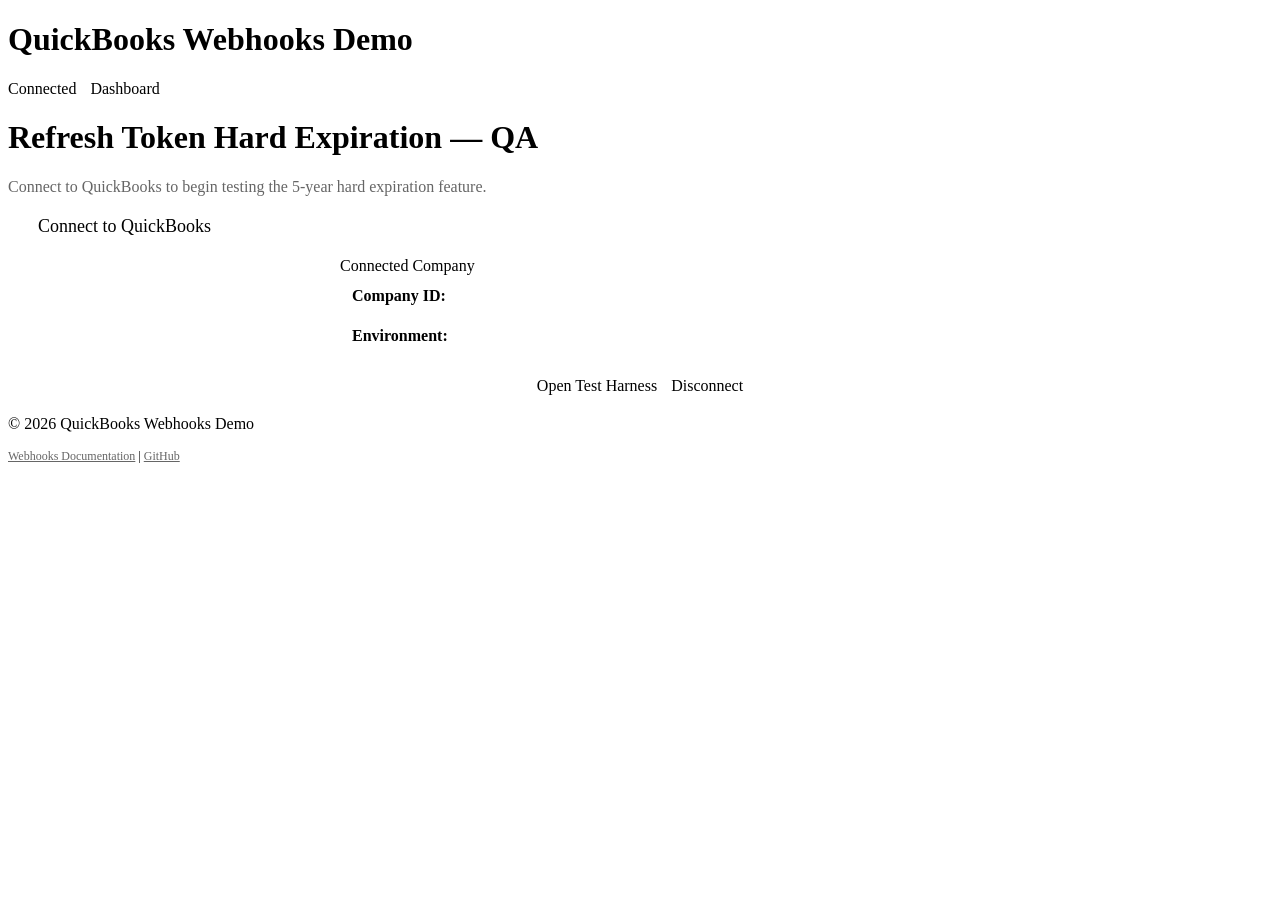
<file: src/main/resources/templates/index.html>
<!DOCTYPE html>
<html xmlns:th="http://www.thymeleaf.org">
<head>
    <meta charset="UTF-8">
    <meta name="viewport" content="width=device-width, initial-scale=1.0">
    <title>QuickBooks Webhooks Demo</title>
    <link rel="icon" type="image/svg+xml" th:href="@{/quickbooks-1.svg}">
    <link rel="stylesheet" th:href="@{/css/styles.css}">
</head>
<body>
    <header>
        <div class="container">
            <div>
                <h1>QuickBooks Webhooks Demo</h1>
            </div>
            <div th:if="${connected != null and connected}">
                <span class="status-badge status-connected">Connected</span>
                <a th:href="@{/dashboard}" class="btn btn-secondary btn-sm" style="margin-left: 10px;">Dashboard</a>
            </div>
        </div>
    </header>

    <main class="container">
        <!-- Connection Status Alert -->
        <div th:if="${message}" class="alert" th:classappend="${error != null and error ? 'alert-danger' : 'alert-success'}">
            <span th:text="${message}"></span>
        </div>

        <!-- Hero Section -->
        <div class="hero">
            <h1>Refresh Token Hard Expiration — QA</h1>
            
            <div th:if="${connected == null or !connected}">
                <p style="color: #666; margin-bottom: 20px;">Connect to QuickBooks to begin testing the 5-year hard expiration feature.</p>
                <a th:href="@{/oauth/connect}" class="btn btn-primary" style="font-size: 18px; padding: 15px 30px;">
                    Connect to QuickBooks
                </a>
            </div>
            
            <div th:if="${connected != null and connected}">
                <div class="card" style="max-width: 600px; margin: 20px auto; text-align: left;">
                    <div class="card-header">Connected Company</div>
                    <table style="width: 100%;">
                        <tr>
                            <td style="padding: 10px; font-weight: 600;">Company ID:</td>
                            <td style="padding: 10px;" th:text="${realmId}"></td>
                        </tr>
                        <tr>
                            <td style="padding: 10px; font-weight: 600;">Environment:</td>
                            <td style="padding: 10px;" th:text="${environment}"></td>
                        </tr>
                    </table>
                    <div style="margin-top: 20px; text-align: center;">
                        <a th:href="@{/test-harness}" class="btn btn-primary">Open Test Harness</a>
                        <a th:href="@{/oauth/disconnect}" class="btn btn-danger" style="margin-left: 10px;">Disconnect</a>
                    </div>
                </div>
            </div>
        </div>
    </main>

    <footer>
        <div class="container">
            <p>&copy; 2026 QuickBooks Webhooks Demo</p>
            <p style="margin-top: 5px; font-size: 12px;">
                <a href="https://developer.intuit.com/app/developer/qbo/docs/develop/webhooks" target="_blank" style="color: #666;">Webhooks Documentation</a> |
                <a href="https://github.com/intuit" target="_blank" style="color: #666;">GitHub</a>
            </p>
        </div>
    </footer>
</body>
</html>
</file>
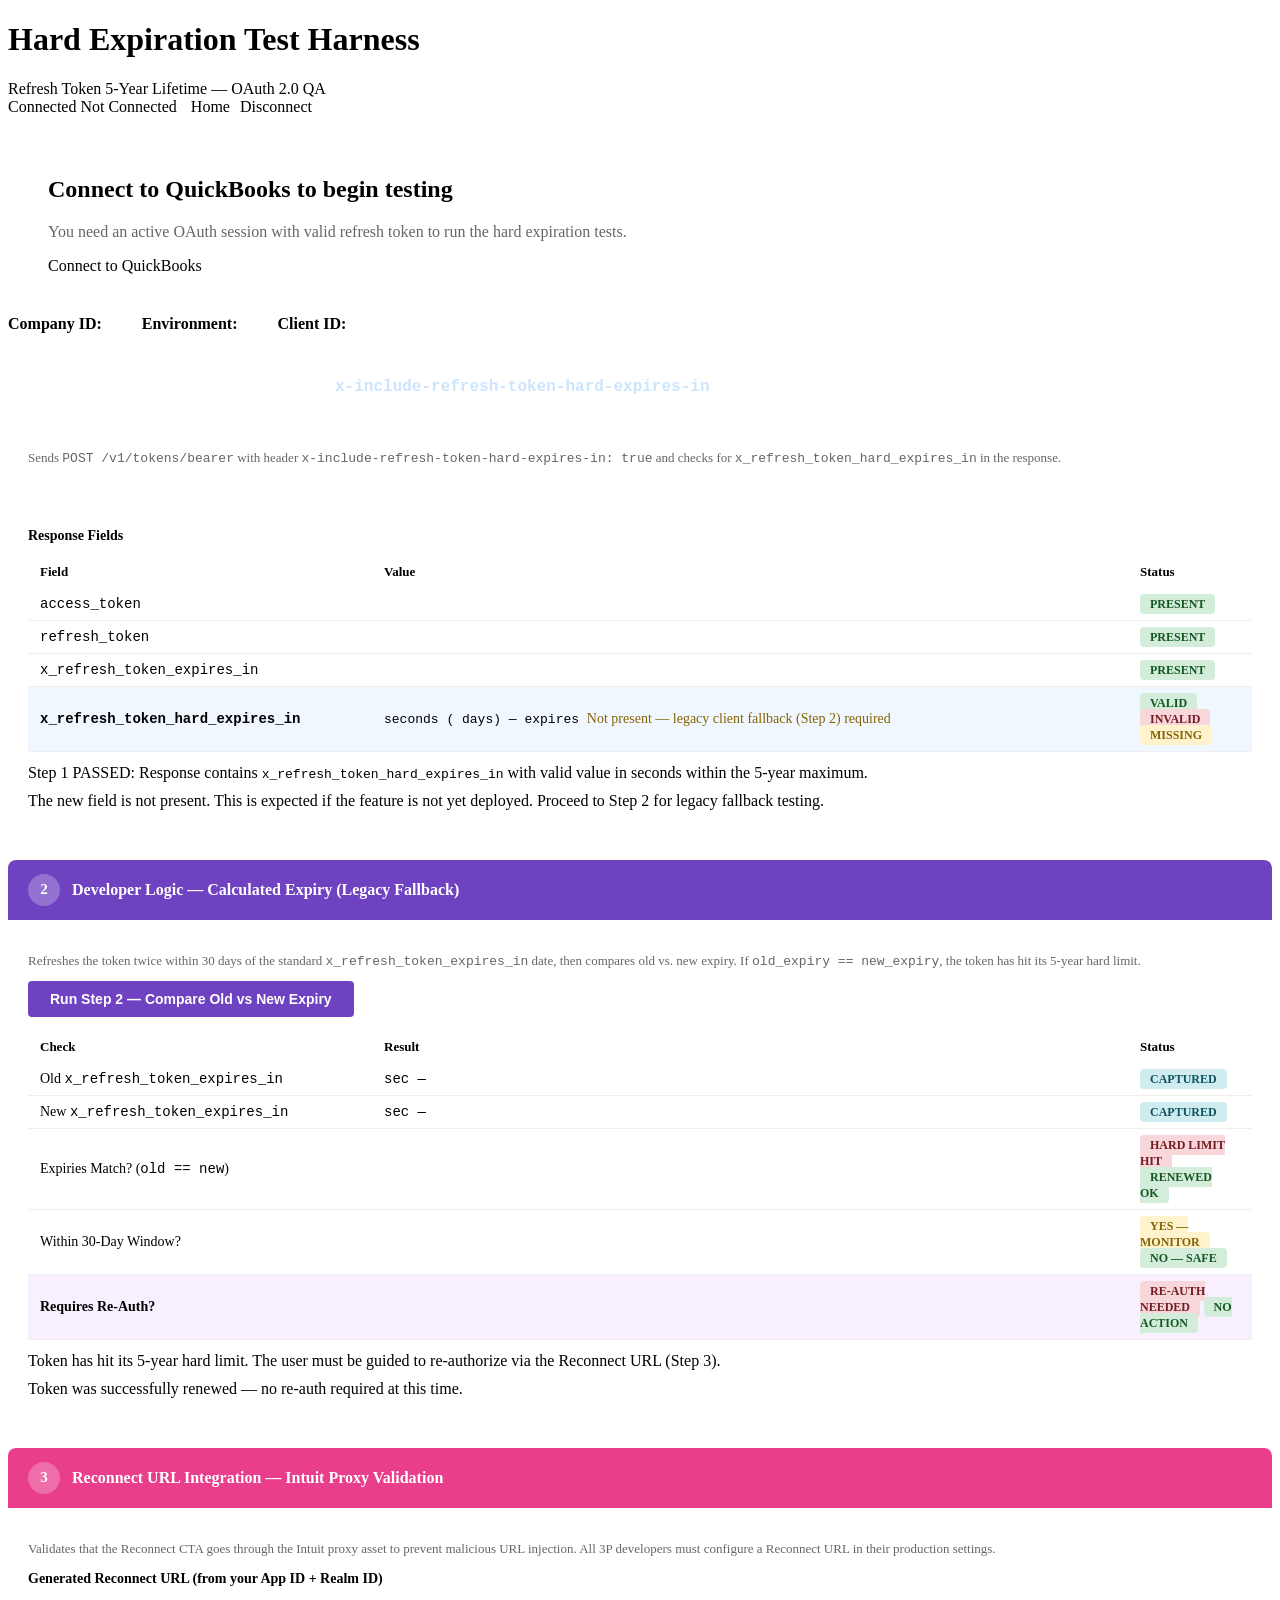
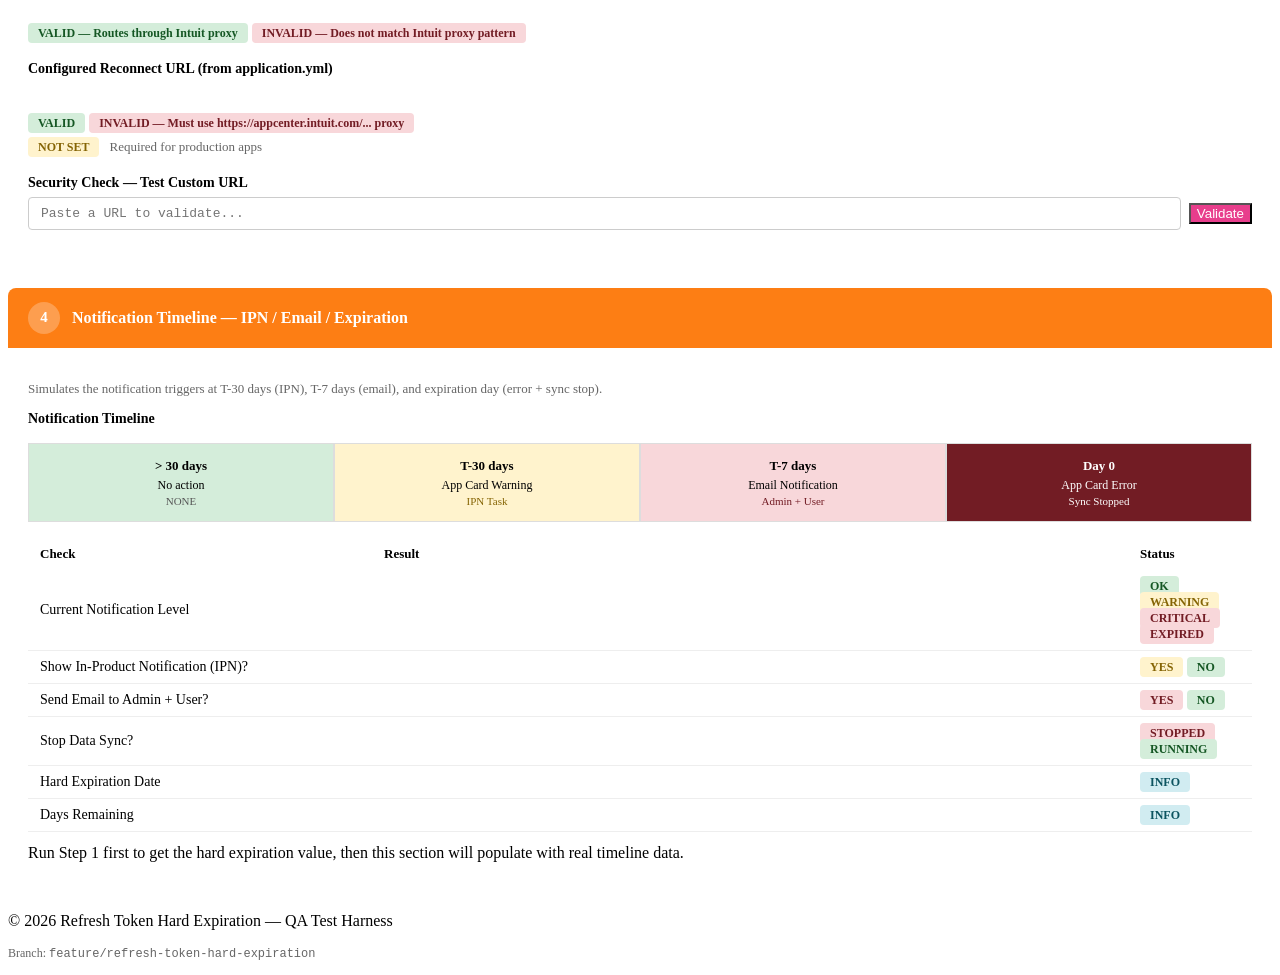
<file: src/main/resources/templates/hard-expiration-test.html>
<!DOCTYPE html>
<html xmlns:th="http://www.thymeleaf.org">
<head>
    <meta charset="UTF-8">
    <meta name="viewport" content="width=device-width, initial-scale=1.0">
    <title>Refresh Token Hard Expiration — Test Harness</title>
    <link rel="icon" type="image/svg+xml" th:href="@{/quickbooks-1.svg}">
    <link rel="stylesheet" th:href="@{/css/styles.css}">
    <style>
        .test-step { margin-bottom: 30px; }
        .step-header {
            display: flex; align-items: center; gap: 12px;
            padding: 14px 20px; border-radius: 8px 8px 0 0;
            color: white; font-weight: 600; font-size: 16px;
        }
        .step-header.step-1 { background: var(--qb-blue); }
        .step-header.step-2 { background: #6f42c1; }
        .step-header.step-3 { background: #e83e8c; }
        .step-header.step-4 { background: #fd7e14; }
        .step-body {
            border: 1px solid var(--qb-border); border-top: none;
            border-radius: 0 0 8px 8px; padding: 20px;
            background: white;
        }
        .step-number {
            display: inline-flex; align-items: center; justify-content: center;
            width: 32px; height: 32px; border-radius: 50%;
            background: rgba(255,255,255,0.25); font-size: 15px;
        }
        .result-table { width: 100%; border-collapse: collapse; margin: 12px 0; }
        .result-table th { text-align: left; padding: 8px 12px; background: var(--qb-light-gray); font-size: 13px; }
        .result-table td { padding: 8px 12px; border-bottom: 1px solid #eee; font-size: 14px; }
        .badge-pass { background: #d4edda; color: #155724; padding: 3px 10px; border-radius: 4px; font-weight: 600; font-size: 12px; }
        .badge-fail { background: #f8d7da; color: #721c24; padding: 3px 10px; border-radius: 4px; font-weight: 600; font-size: 12px; }
        .badge-warn { background: #fff3cd; color: #856404; padding: 3px 10px; border-radius: 4px; font-weight: 600; font-size: 12px; }
        .badge-info { background: #d1ecf1; color: #0c5460; padding: 3px 10px; border-radius: 4px; font-weight: 600; font-size: 12px; }
        .timeline { display: flex; gap: 0; margin: 16px 0; }
        .timeline-item {
            flex: 1; text-align: center; padding: 14px 8px;
            border: 1px solid #ddd; font-size: 13px; position: relative;
        }
        .timeline-item.active { font-weight: 700; }
        .timeline-item.tl-none { background: #d4edda; }
        .timeline-item.tl-warn { background: #fff3cd; }
        .timeline-item.tl-crit { background: #f8d7da; }
        .timeline-item.tl-expired { background: #721c24; color: white; }
        .mono { font-family: 'Courier New', monospace; font-size: 13px; }
        .url-box {
            background: var(--qb-light-gray); padding: 10px 14px;
            border-radius: 4px; font-family: monospace; font-size: 12px;
            word-break: break-all; margin: 8px 0;
        }
        .run-btn {
            display: inline-block; padding: 10px 22px; border: none;
            border-radius: 4px; font-weight: 600; font-size: 14px;
            color: white; cursor: pointer; text-decoration: none;
        }
        .run-btn:hover { opacity: 0.9; }
        .run-btn.s1 { background: var(--qb-blue); }
        .run-btn.s2 { background: #6f42c1; }
        .section-label { font-weight: 600; font-size: 14px; margin: 14px 0 6px; }
        .help-text { color: #666; font-size: 13px; margin-bottom: 12px; }
    </style>
</head>
<body>
    <header>
        <div class="container">
            <div>
                <h1>Hard Expiration Test Harness</h1>
                <div class="subtitle">Refresh Token 5-Year Lifetime — OAuth 2.0 QA</div>
            </div>
            <div>
                <span th:if="${connected}" class="status-badge status-connected">Connected</span>
                <span th:unless="${connected}" class="status-badge status-disconnected">Not Connected</span>
                <a th:href="@{/}" class="btn btn-secondary btn-sm" style="margin-left: 10px;">Home</a>
                <a th:if="${connected}" th:href="@{/oauth/disconnect}" class="btn btn-danger btn-sm" style="margin-left: 6px;">Disconnect</a>
            </div>
        </div>
    </header>

    <main class="container">
        <!-- Flash messages -->
        <div th:if="${message}" class="alert" th:classappend="${error != null and error ? 'alert-danger' : 'alert-success'}">
            <span th:text="${message}"></span>
        </div>

        <!-- Not connected prompt -->
        <div th:unless="${connected}" class="hero" style="padding: 40px;">
            <h2>Connect to QuickBooks to begin testing</h2>
            <p style="color: #666;">You need an active OAuth session with valid refresh token to run the hard expiration tests.</p>
            <a th:href="@{/oauth/connect}" class="btn btn-primary" style="margin-top: 16px;">Connect to QuickBooks</a>
        </div>

        <!-- Test Steps (only shown when connected) -->
        <div th:if="${connected}">

            <div class="card" style="margin-bottom: 24px; background: var(--qb-light-gray);">
                <div style="display: flex; gap: 40px; flex-wrap: wrap;">
                    <div><strong>Company ID:</strong> <span class="mono" th:text="${realmId}"></span></div>
                    <div><strong>Environment:</strong> <span class="mono" th:text="${environment}"></span></div>
                    <div><strong>Client ID:</strong> <span class="mono" th:text="${clientId}"></span></div>
                </div>
            </div>

            <!-- ==================== STEP 1 ==================== -->
            <div class="test-step">
                <div class="step-header step-1">
                    <span class="step-number">1</span>
                    Validate Token API Enhancement — <code style="color:#cce5ff;">x-include-refresh-token-hard-expires-in</code>
                </div>
                <div class="step-body">
                    <p class="help-text">
                        Sends <code>POST /v1/tokens/bearer</code> with header
                        <code>x-include-refresh-token-hard-expires-in: true</code>
                        and checks for <code>x_refresh_token_hard_expires_in</code> in the response.
                    </p>

                    <form th:action="@{/test/step1}" method="post" style="margin-bottom: 14px;">
                        <button type="submit" class="run-btn s1">Run Step 1 — Refresh with Hard Expiration Header</button>
                    </form>

                    <!-- Error -->
                    <div th:if="${step1Error}" class="alert alert-danger" th:text="${step1Error}"></div>

                    <!-- Results -->
                    <div th:if="${step1_response != null}">
                        <p class="section-label">Response Fields</p>
                        <table class="result-table">
                            <tr>
                                <th style="width: 320px;">Field</th>
                                <th>Value</th>
                                <th style="width: 100px;">Status</th>
                            </tr>
                            <tr>
                                <td class="mono">access_token</td>
                                <td class="mono" th:text="${step1_maskedAccessToken ?: 'N/A'}"></td>
                                <td><span th:if="${step1_response['access_token'] != null}" class="badge-pass">PRESENT</span></td>
                            </tr>
                            <tr>
                                <td class="mono">refresh_token</td>
                                <td class="mono" th:text="${step1_maskedRefreshToken ?: 'N/A'}"></td>
                                <td><span th:if="${step1_response['refresh_token'] != null}" class="badge-pass">PRESENT</span></td>
                            </tr>
                            <tr>
                                <td class="mono">x_refresh_token_expires_in</td>
                                <td class="mono" th:text="${step1_response['x_refresh_token_expires_in']}"></td>
                                <td><span th:if="${step1_response['x_refresh_token_expires_in'] != null}" class="badge-pass">PRESENT</span></td>
                            </tr>
                            <tr style="background: #f0f7ff;">
                                <td class="mono" style="font-weight: 700;">x_refresh_token_hard_expires_in</td>
                                <td>
                                    <span th:if="${step1_hasHardExpires}" class="mono">
                                        <span th:text="${step1_hardExpiresIn}"></span> seconds
                                        (<span th:text="${step1_hardExpiresDays}"></span> days)
                                        — expires <span th:text="${step1_expiryDate}"></span>
                                    </span>
                                    <span th:unless="${step1_hasHardExpires}" style="color: #856404;">
                                        Not present — legacy client fallback (Step 2) required
                                    </span>
                                </td>
                                <td>
                                    <span th:if="${step1_hasHardExpires and step1_valid}" class="badge-pass">VALID</span>
                                    <span th:if="${step1_hasHardExpires and !step1_valid}" class="badge-fail">INVALID</span>
                                    <span th:unless="${step1_hasHardExpires}" class="badge-warn">MISSING</span>
                                </td>
                            </tr>
                        </table>
                        <div th:if="${step1_hasHardExpires}" class="alert alert-success" style="margin-top: 10px;">
                            Step 1 PASSED: Response contains <code>x_refresh_token_hard_expires_in</code> with valid value in seconds within the 5-year maximum.
                        </div>
                        <div th:unless="${step1_hasHardExpires}" class="alert alert-info" style="margin-top: 10px;">
                            The new field is not present. This is expected if the feature is not yet deployed. Proceed to Step 2 for legacy fallback testing.
                        </div>
                    </div>
                </div>
            </div>

            <!-- ==================== STEP 2 ==================== -->
            <div class="test-step">
                <div class="step-header step-2">
                    <span class="step-number">2</span>
                    Developer Logic — Calculated Expiry (Legacy Fallback)
                </div>
                <div class="step-body">
                    <p class="help-text">
                        Refreshes the token twice within 30 days of the standard <code>x_refresh_token_expires_in</code> date,
                        then compares old vs. new expiry. If <code>old_expiry == new_expiry</code>, the token has hit its 5-year hard limit.
                    </p>

                    <form th:action="@{/test/step2}" method="post" style="margin-bottom: 14px;">
                        <button type="submit" class="run-btn s2">Run Step 2 — Compare Old vs New Expiry</button>
                    </form>

                    <div th:if="${step2Error}" class="alert alert-danger" th:text="${step2Error}"></div>

                    <div th:if="${step2_oldExpiresIn != null}">
                        <table class="result-table">
                            <tr>
                                <th style="width: 320px;">Check</th>
                                <th>Result</th>
                                <th style="width: 100px;">Status</th>
                            </tr>
                            <tr>
                                <td>Old <code>x_refresh_token_expires_in</code></td>
                                <td class="mono"><span th:text="${step2_oldExpiresIn}"></span> sec — <span th:text="${step2_oldExpiryDate}"></span></td>
                                <td><span class="badge-info">CAPTURED</span></td>
                            </tr>
                            <tr>
                                <td>New <code>x_refresh_token_expires_in</code></td>
                                <td class="mono"><span th:text="${step2_newExpiresIn}"></span> sec — <span th:text="${step2_newExpiryDate}"></span></td>
                                <td><span class="badge-info">CAPTURED</span></td>
                            </tr>
                            <tr>
                                <td>Expiries Match? (<code>old == new</code>)</td>
                                <td th:text="${step2_expiriesMatch}"></td>
                                <td>
                                    <span th:if="${step2_expiriesMatch}" class="badge-fail">HARD LIMIT HIT</span>
                                    <span th:unless="${step2_expiriesMatch}" class="badge-pass">RENEWED OK</span>
                                </td>
                            </tr>
                            <tr>
                                <td>Within 30-Day Window?</td>
                                <td th:text="${step2_within30d}"></td>
                                <td>
                                    <span th:if="${step2_within30d}" class="badge-warn">YES — MONITOR</span>
                                    <span th:unless="${step2_within30d}" class="badge-pass">NO — SAFE</span>
                                </td>
                            </tr>
                            <tr style="background: #f9f0ff;">
                                <td style="font-weight: 700;">Requires Re-Auth?</td>
                                <td th:text="${step2_requiresReAuth}"></td>
                                <td>
                                    <span th:if="${step2_requiresReAuth}" class="badge-fail">RE-AUTH NEEDED</span>
                                    <span th:unless="${step2_requiresReAuth}" class="badge-pass">NO ACTION</span>
                                </td>
                            </tr>
                        </table>
                        <div th:if="${step2_requiresReAuth}" class="alert alert-danger" style="margin-top: 10px;">
                            Token has hit its 5-year hard limit. The user must be guided to re-authorize via the Reconnect URL (Step 3).
                        </div>
                        <div th:unless="${step2_requiresReAuth}" class="alert alert-success" style="margin-top: 10px;">
                            Token was successfully renewed — no re-auth required at this time.
                        </div>
                    </div>
                </div>
            </div>

            <!-- ==================== STEP 3 ==================== -->
            <div class="test-step">
                <div class="step-header step-3">
                    <span class="step-number">3</span>
                    Reconnect URL Integration — Intuit Proxy Validation
                </div>
                <div class="step-body">
                    <p class="help-text">
                        Validates that the Reconnect CTA goes through the Intuit proxy asset to prevent malicious URL injection.
                        All 3P developers must configure a Reconnect URL in their production settings.
                    </p>

                    <p class="section-label">Generated Reconnect URL (from your App ID + Realm ID)</p>
                    <div class="url-box" th:text="${step3_reconnectUrl ?: 'N/A — connect first'}"></div>
                    <div th:if="${step3_reconnectUrl}">
                        <span th:if="${step3_reconnectUrlValid}" class="badge-pass">VALID — Routes through Intuit proxy</span>
                        <span th:unless="${step3_reconnectUrlValid}" class="badge-fail">INVALID — Does not match Intuit proxy pattern</span>
                    </div>

                    <p class="section-label" style="margin-top: 20px;">Configured Reconnect URL (from application.yml)</p>
                    <div class="url-box" th:text="${step3_configuredUrl ?: 'Not configured — set quickbooks.reconnect-url in application.yml'}"></div>
                    <div th:if="${step3_configuredUrl}">
                        <span th:if="${step3_configuredUrlValid}" class="badge-pass">VALID</span>
                        <span th:unless="${step3_configuredUrlValid}" class="badge-fail">INVALID — Must use https://appcenter.intuit.com/... proxy</span>
                    </div>
                    <div th:unless="${step3_configuredUrl}" style="margin-top: 6px;">
                        <span class="badge-warn">NOT SET</span>
                        <span style="font-size: 13px; color: #666; margin-left: 6px;">Required for production apps</span>
                    </div>

                    <p class="section-label" style="margin-top: 20px;">Security Check — Test Custom URL</p>
                    <div style="display: flex; gap: 8px; align-items: center;">
                        <input id="customUrl" type="text" placeholder="Paste a URL to validate..."
                               style="flex: 1; padding: 8px 12px; border: 1px solid #ccc; border-radius: 4px; font-family: monospace; font-size: 13px;">
                        <button onclick="validateUrl()" class="btn btn-sm" style="background: #e83e8c; color: white;">Validate</button>
                    </div>
                    <div id="customUrlResult" style="margin-top: 8px;"></div>
                </div>
            </div>

            <!-- ==================== STEP 4 ==================== -->
            <div class="test-step">
                <div class="step-header step-4">
                    <span class="step-number">4</span>
                    Notification Timeline — IPN / Email / Expiration
                </div>
                <div class="step-body">
                    <p class="help-text">
                        Simulates the notification triggers at T-30 days (IPN), T-7 days (email), and expiration day (error + sync stop).
                    </p>

                    <!-- Timeline visualization -->
                    <p class="section-label">Notification Timeline</p>
                    <div class="timeline">
                        <div class="timeline-item tl-none" th:classappend="${step4_level == 'NONE' ? ' active' : ''}">
                            <div style="font-weight: 700;">&gt; 30 days</div>
                            <div style="font-size: 12px; margin-top: 4px;">No action</div>
                            <div style="font-size: 11px; color: #555; margin-top: 2px;">NONE</div>
                        </div>
                        <div class="timeline-item tl-warn" th:classappend="${step4_level == 'WARNING_30_DAY' ? ' active' : ''}">
                            <div style="font-weight: 700;">T-30 days</div>
                            <div style="font-size: 12px; margin-top: 4px;">App Card Warning</div>
                            <div style="font-size: 11px; color: #856404; margin-top: 2px;">IPN Task</div>
                        </div>
                        <div class="timeline-item tl-crit" th:classappend="${step4_level == 'CRITICAL_7_DAY' ? ' active' : ''}">
                            <div style="font-weight: 700;">T-7 days</div>
                            <div style="font-size: 12px; margin-top: 4px;">Email Notification</div>
                            <div style="font-size: 11px; color: #721c24; margin-top: 2px;">Admin + User</div>
                        </div>
                        <div class="timeline-item tl-expired" th:classappend="${step4_level == 'EXPIRED' ? ' active' : ''}">
                            <div style="font-weight: 700;">Day 0</div>
                            <div style="font-size: 12px; margin-top: 4px;">App Card Error</div>
                            <div style="font-size: 11px; margin-top: 2px;">Sync Stopped</div>
                        </div>
                    </div>

                    <div th:if="${step4_hardExpiresIn != null}">
                        <table class="result-table">
                            <tr>
                                <th style="width: 320px;">Check</th>
                                <th>Result</th>
                                <th style="width: 100px;">Status</th>
                            </tr>
                            <tr>
                                <td>Current Notification Level</td>
                                <td class="mono" th:text="${step4_level}"></td>
                                <td>
                                    <span th:if="${step4_level == 'NONE'}" class="badge-pass">OK</span>
                                    <span th:if="${step4_level == 'WARNING_30_DAY'}" class="badge-warn">WARNING</span>
                                    <span th:if="${step4_level == 'CRITICAL_7_DAY'}" class="badge-fail">CRITICAL</span>
                                    <span th:if="${step4_level == 'EXPIRED'}" class="badge-fail">EXPIRED</span>
                                </td>
                            </tr>
                            <tr>
                                <td>Show In-Product Notification (IPN)?</td>
                                <td th:text="${step4_showIPN}"></td>
                                <td>
                                    <span th:if="${step4_showIPN}" class="badge-warn">YES</span>
                                    <span th:unless="${step4_showIPN}" class="badge-pass">NO</span>
                                </td>
                            </tr>
                            <tr>
                                <td>Send Email to Admin + User?</td>
                                <td th:text="${step4_sendEmail}"></td>
                                <td>
                                    <span th:if="${step4_sendEmail}" class="badge-fail">YES</span>
                                    <span th:unless="${step4_sendEmail}" class="badge-pass">NO</span>
                                </td>
                            </tr>
                            <tr>
                                <td>Stop Data Sync?</td>
                                <td th:text="${step4_stopSync}"></td>
                                <td>
                                    <span th:if="${step4_stopSync}" class="badge-fail">STOPPED</span>
                                    <span th:unless="${step4_stopSync}" class="badge-pass">RUNNING</span>
                                </td>
                            </tr>
                            <tr>
                                <td>Hard Expiration Date</td>
                                <td class="mono" th:text="${step4_expiryDate}"></td>
                                <td><span class="badge-info">INFO</span></td>
                            </tr>
                            <tr>
                                <td>Days Remaining</td>
                                <td class="mono" th:text="${step4_hardExpiresDays}"></td>
                                <td><span class="badge-info">INFO</span></td>
                            </tr>
                        </table>
                    </div>

                    <div th:unless="${step4_hardExpiresIn}" class="alert alert-info" style="margin-top: 10px;">
                        Run Step 1 first to get the hard expiration value, then this section will populate with real timeline data.
                    </div>
                </div>
            </div>

        </div><!-- /connected -->
    </main>

    <footer>
        <div class="container">
            <p>&copy; 2026 Refresh Token Hard Expiration — QA Test Harness</p>
            <p style="margin-top: 5px; font-size: 12px; color: #666;">
                Branch: <code>feature/refresh-token-hard-expiration</code>
            </p>
        </div>
    </footer>

    <script>
        function validateUrl() {
            var url = document.getElementById('customUrl').value;
            if (!url) return;
            fetch('/test/step3/validate?url=' + encodeURIComponent(url))
                .then(function(r) { return r.json(); })
                .then(function(data) {
                    var el = document.getElementById('customUrlResult');
                    if (data.valid) {
                        el.innerHTML = '<span class="badge-pass">VALID</span> <span style="font-size:13px;color:#155724;">Routes through Intuit proxy — safe</span>';
                    } else {
                        el.innerHTML = '<span class="badge-fail">REJECTED</span> <span style="font-size:13px;color:#721c24;">Does NOT match Intuit proxy pattern — potential injection risk</span>';
                    }
                });
        }
    </script>
</body>
</html>
</file>
